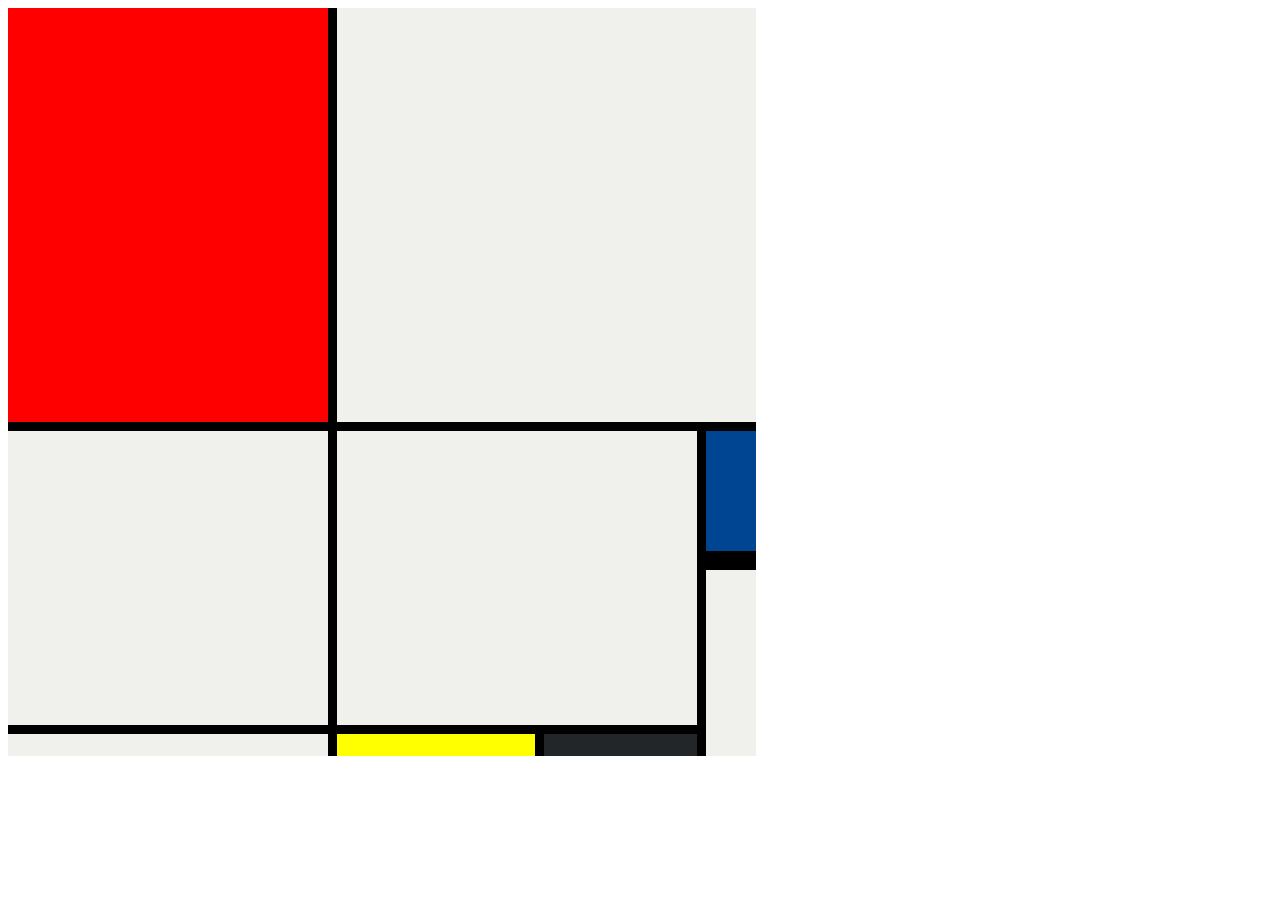
<file: mondorian-tab/10.3 Mondrian Project/index.html>
<!DOCTYPE html>
<html lang="en">

<head>
  <meta charset="UTF-8">
  <meta name="viewport" content="width=device-width, initial-scale=1.0">
  <title>Mondrian Project</title>
  <style>
    /* 
    Write your CSS here 
    Gap Colour: #000
    White: #F0F1EC
    Red: #E72F24
    Black: #232629
    Blue: #004592
    Yellow: #F9D01E

    For dimensions, see dimensions.png image.
    HINT: Remember you can't change the properties of grid lines.
    But grid lines are transparent!
    */

    .container {
      display: grid;
      height: 748px;
      width: 748px;
      grid-template-columns: 320px 198px 153px 50px;
      grid-template-rows: 414px 130px 155px 22px;
      gap: 9px;
      background-color: black;
    }

    .red {
      background-color: red;
    }

    .sp {
      background-color: #F0F1EC;
    }

    .first {
      grid-column: span 3;
    }

    .sec {
      grid-row: span 2;
    }

    .thrd {
      grid-column: span 2;
      grid-row: span 2 ;
    }

    .blue {
      background-color: #004592;
      border-bottom: 10px solid black;
    }

    .frth {
      grid-row: span 2;
    }

    .yellow {
      background-color: yellow;
    }

    .black {
      background-color: #232629;
    }

  </style>
</head>

<body>
  <div class="container">
    <div class="sq red"></div>
    <div class="sp first"></div>
    <div class="sp sec"></div>
    <div class="sp thrd"></div>
    <div class="blue"></div>
    <div class="sp frth"></div>
    <div class="sp ffth"></div>
    <div class="yellow"></div>
    <div class="black"></div>
  </div>
</body>

</html>
</file>
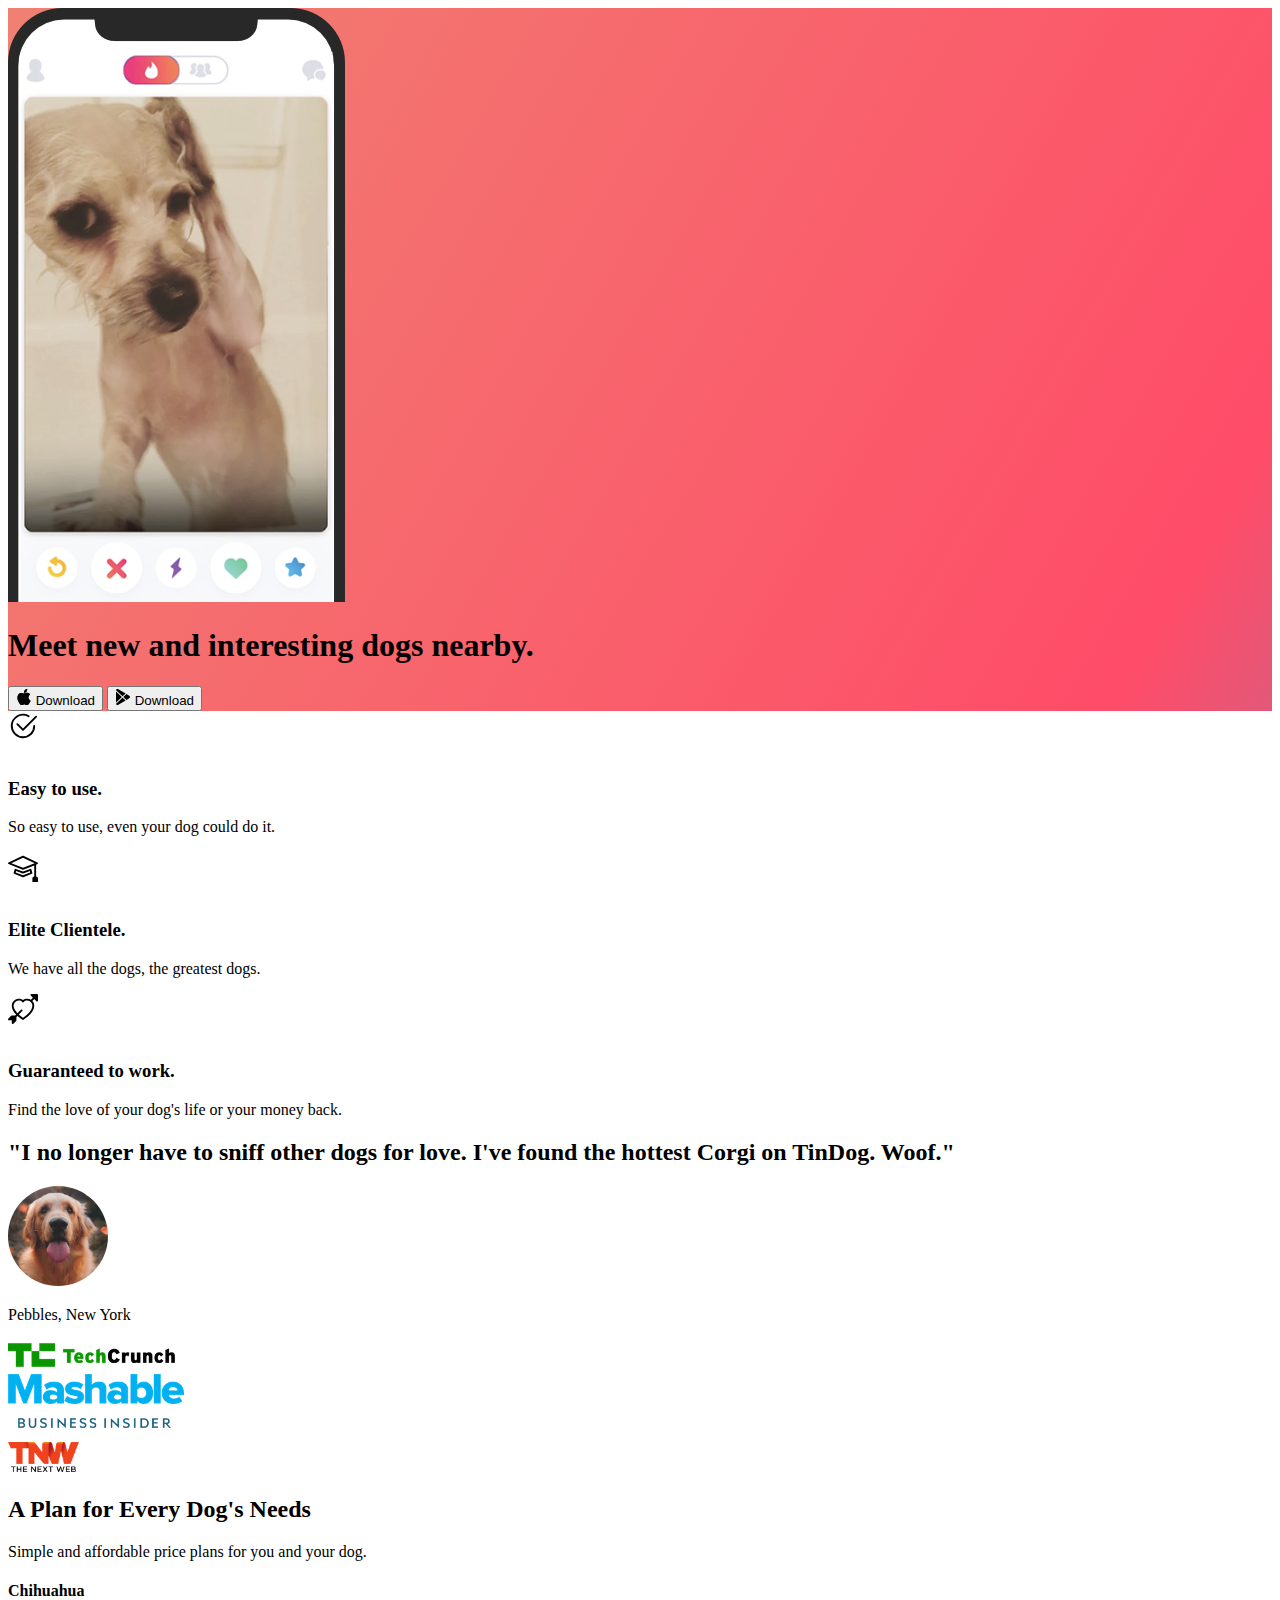
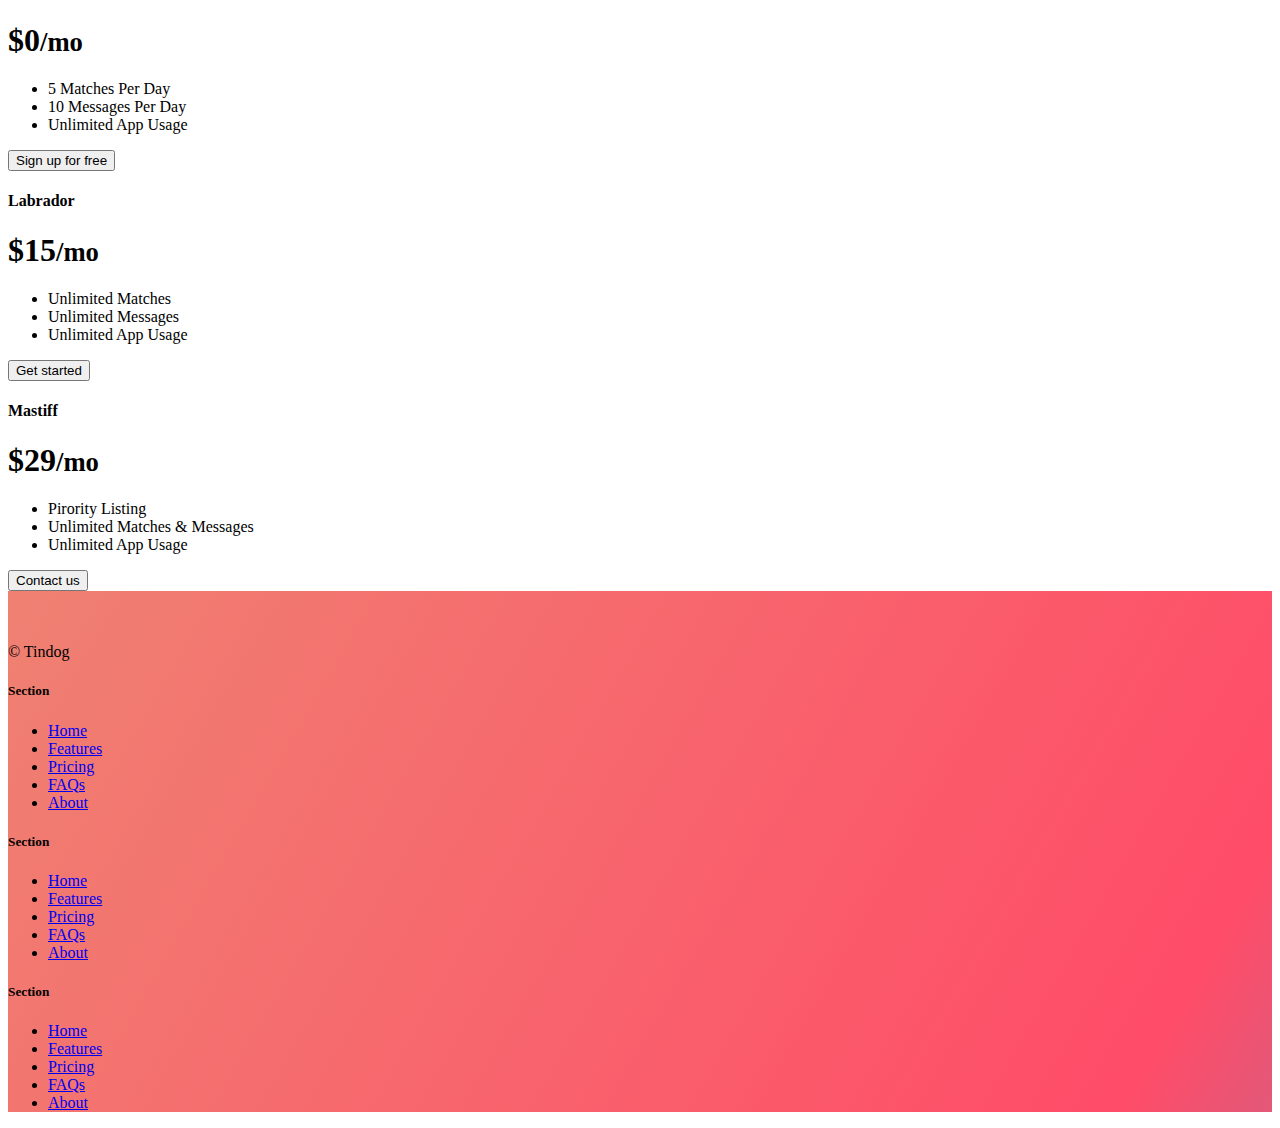
<file: tindog-tab/11.3 TinDog Project/index.html>
<!DOCTYPE html>
<html lang="en">

<head>
  <meta charset="UTF-8">
  <meta name="viewport" content="width=device-width, initial-scale=1.0">
  <link rel="stylesheet" href="css/style.css">
  <link href="https://cdn.jsdelivr.net/npm/bootstrap@5.3.2/dist/css/bootstrap.min.css" 
  rel="stylesheet" integrity="sha384-T3c6CoIi6uLrA9TneNEoa7RxnatzjcDSCmG1MXxSR1GAsXEV/Dwwykc2MPK8M2HN" crossorigin="anonymous">
  <title>TinDog</title>
  <style>
    .testimonials *{
      justify-content: center;
      display: block;
      text-align: center;
    }
  </style>
</head>

<body>

    <!-- Title -->
    <section id="title" class="gradient-background">
      <div class="container col-xxl-8 px-4 pt-5">
        <div class="row flex-lg-row-reverse align-items-center g-5 pt-5">
          <div class="col-10 col-sm-8 col-lg-6">
            <img src="images/iphone.png" class="d-block mx-lg-auto img-fluid" alt="Bootstrap Themes" width="337" height="594" loading="lazy" id="dogiphone">
          </div>
          <div class="col-lg-6">
            <h1 class="display-5 fw-bold text-body-emphasis lh-1 mb-3">Meet new and interesting dogs nearby.</h1>
            <div class="d-grid gap-2 d-md-flex justify-content-md-start">
              <button type="button" class="btn btn-light btn-lg px-4 me-md-2">
                <svg xmlns="http://www.w3.org/2000/svg" width="16" height="16" fill="currentColor"
                class="bi bi-apple mb-1" viewBox="0 0 16 16">
<path
                  d="M11.182.008C11.148-.03 9.923.023 8.857 1.18c-1.066 1.156-.902 2.482-.878 2.516.024.034 1.52.087 2.475-1.258.955-1.345.762-2.391.728-2.43Zm3.314 11.733c-.048-.096-2.325-1.234-2.113-3.422.212-2.189 1.675-2.789 1.698-2.854.023-.065-.597-.79-1.254-1.157a3.692 3.692 0 0 0-1.563-.434c-.108-.003-.483-.095-1.254.116-.508.139-1.653.589-1.968.607-.316.018-1.256-.522-2.267-.665-.647-.125-1.333.131-1.824.328-.49.196-1.422.754-2.074 2.237-.652 1.482-.311 3.83-.067 4.56.244.729.625 1.924 1.273 2.796.576.984 1.34 1.667 1.659 1.899.319.232 1.219.386 1.843.067.502-.308 1.408-.485 1.766-.472.357.013 1.061.154 1.782.539.571.197 1.111.115 1.652-.105.541-.221 1.324-1.059 2.238-2.758.347-.79.505-1.217.473-1.282Z" />
<path
                  d="M11.182.008C11.148-.03 9.923.023 8.857 1.18c-1.066 1.156-.902 2.482-.878 2.516.024.034 1.52.087 2.475-1.258.955-1.345.762-2.391.728-2.43Zm3.314 11.733c-.048-.096-2.325-1.234-2.113-3.422.212-2.189 1.675-2.789 1.698-2.854.023-.065-.597-.79-1.254-1.157a3.692 3.692 0 0 0-1.563-.434c-.108-.003-.483-.095-1.254.116-.508.139-1.653.589-1.968.607-.316.018-1.256-.522-2.267-.665-.647-.125-1.333.131-1.824.328-.49.196-1.422.754-2.074 2.237-.652 1.482-.311 3.83-.067 4.56.244.729.625 1.924 1.273 2.796.576.984 1.34 1.667 1.659 1.899.319.232 1.219.386 1.843.067.502-.308 1.408-.485 1.766-.472.357.013 1.061.154 1.782.539.571.197 1.111.115 1.652-.105.541-.221 1.324-1.059 2.238-2.758.347-.79.505-1.217.473-1.282Z" />
                </svg> Download</button>
              <button type="button" class="btn btn-outline-light btn-lg px-4">
                <svg xmlns="http://www.w3.org/2000/svg" width="16" height="16" fill="currentColor"
                class="bi bi-google-play mb-1" viewBox="0 0 16 16">
                <path
                  d="M14.222 9.374c1.037-.61 1.037-2.137 0-2.748L11.528 5.04 8.32 8l3.207 2.96 2.694-1.586Zm-3.595 2.116L7.583 8.68 1.03 14.73c.201 1.029 1.36 1.61 2.303 1.055l7.294-4.295ZM1 13.396V2.603L6.846 8 1 13.396ZM1.03 1.27l6.553 6.05 3.044-2.81L3.333.215C2.39-.341 1.231.24 1.03 1.27Z" />
                </svg> Download</button>
            </div>
          </div>
        </div>
      </div>
    </section>

    <!-- Features -->
    <section id="features">
      <div class="container px-4 py-5" id="hanging-icons">
        <div class="row g-4 py-5 row-cols-1 row-cols-lg-3">
          <div class="col d-flex align-items-start">
            <div class="icon-square text-body-emphasis bg-body-secondary d-inline-flex align-items-center justify-content-center fs-4 flex-shrink-0 me-3">
              <svg xmlns="http://www.w3.org/2000/svg" height="30" fill="currentColor" class="bi bi-check2-circle"
              viewBox="0 0 16 16">
<path
                d="M2.5 8a5.5 5.5 0 0 1 8.25-4.764.5.5 0 0 0 .5-.866A6.5 6.5 0 1 0 14.5 8a.5.5 0 0 0-1 0 5.5 5.5 0 1 1-11 0z" />
<path
                d="M15.354 3.354a.5.5 0 0 0-.708-.708L8 9.293 5.354 6.646a.5.5 0 1 0-.708.708l3 3a.5.5 0 0 0 .708 0l7-7z" />
              </svg>
            </div>
            <div>
              <h3 class="fs-2 text-body-emphasis">Easy to use.</h3>
              <p>So easy to use, even your dog could do it.</p>
            </div>
          </div>
          <div class="col d-flex align-items-start">
            <div class="icon-square text-body-emphasis bg-body-secondary d-inline-flex align-items-center justify-content-center fs-4 flex-shrink-0 me-3">
              <svg xmlns="http://www.w3.org/2000/svg" height="30" fill="currentColor" class="bi bi-mortarboard" viewBox="0 0 16 16">
                <path d="M8.211 2.047a.5.5 0 0 0-.422 0l-7.5 3.5a.5.5 0 0 0 .025.917l7.5 3a.5.5 0 0 0 .372 0L14 7.14V13a1 1 0 0 0-1 1v2h3v-2a1 1 0 0 0-1-1V6.739l.686-.275a.5.5 0 0 0 .025-.917l-7.5-3.5ZM8 8.46 1.758 5.965 8 3.052l6.242 2.913L8 8.46Z"/>
                <path d="M4.176 9.032a.5.5 0 0 0-.656.327l-.5 1.7a.5.5 0 0 0 .294.605l4.5 1.8a.5.5 0 0 0 .372 0l4.5-1.8a.5.5 0 0 0 .294-.605l-.5-1.7a.5.5 0 0 0-.656-.327L8 10.466 4.176 9.032Zm-.068 1.873.22-.748 3.496 1.311a.5.5 0 0 0 .352 0l3.496-1.311.22.748L8 12.46l-3.892-1.556Z"/>
                </svg>
            </div>
            <div>
              <h3 class="fs-2 text-body-emphasis">Elite Clientele.</h3>
              <p>We have all the dogs, the greatest dogs.</p>
            </div>
          </div>
          <div class="col d-flex align-items-start">
            <div class="icon-square text-body-emphasis bg-body-secondary d-inline-flex align-items-center justify-content-center fs-4 flex-shrink-0 me-3">
              <svg xmlns="http://www.w3.org/2000/svg" height="30" fill="currentColor" class="bi bi-arrow-through-heart"
              viewBox="0 0 16 16">
<path fill-rule="evenodd"
                d="M2.854 15.854A.5.5 0 0 1 2 15.5V14H.5a.5.5 0 0 1-.354-.854l1.5-1.5A.5.5 0 0 1 2 11.5h1.793l.53-.53c-.771-.802-1.328-1.58-1.704-2.32-.798-1.575-.775-2.996-.213-4.092C3.426 2.565 6.18 1.809 8 3.233c1.25-.98 2.944-.928 4.212-.152L13.292 2 12.147.854A.5.5 0 0 1 12.5 0h3a.5.5 0 0 1 .5.5v3a.5.5 0 0 1-.854.354L14 2.707l-1.006 1.006c.236.248.44.531.6.845.562 1.096.585 2.517-.213 4.092-.793 1.563-2.395 3.288-5.105 5.08L8 13.912l-.276-.182a21.86 21.86 0 0 1-2.685-2.062l-.539.54V14a.5.5 0 0 1-.146.354l-1.5 1.5Zm2.893-4.894A20.419 20.419 0 0 0 8 12.71c2.456-1.666 3.827-3.207 4.489-4.512.679-1.34.607-2.42.215-3.185-.817-1.595-3.087-2.054-4.346-.761L8 4.62l-.358-.368c-1.259-1.293-3.53-.834-4.346.761-.392.766-.464 1.845.215 3.185.323.636.815 1.33 1.519 2.065l1.866-1.867a.5.5 0 1 1 .708.708L5.747 10.96Z" /></svg>
            </div>
            <div>
              <h3 class="fs-2 text-body-emphasis">Guaranteed to work.</h3>
              <p>Find the love of your dog's life or your money back.</p>
            </div>
          </div>
        </div>
      </div>
    </section>

    <!-- Testimonial -->
    <section id="testimonial">
      <div class="my-5">
        <div class="p-5 text-center bg-body-tertiary">
          <div class="container py-5">
            <h2 class="text-body-emphasis">"I no longer have to sniff other dogs for love. I've found the hottest Corgi on TinDog. Woof."</h2>
            <img src="images/dog-img.jpg" alt="dog" height="100px" class="profile-img mt-5 mb-2">
            <p class="col-lg-8 mx-auto lead">
              Pebbles, New York</p>
          </div>
          <div class="container">
            <div class="row">
              <div class="col-lg-3 col-sm-12">
                <img src="images/techcrunch.png" height="30px" alt="">
              </div>
              <div class="col-lg-3 col-sm-12">
                <img src="images/mashable.png" height="30px" alt="">
              </div>
              <div class="col-lg-3 col-sm-12">
                <img src="images/bizinsider.png" height="30px" alt="">
              </div>
              <div class="col-lg-3 col-sm-12">
                <img src="images/tnw.png" height="30px" alt="">
              </div>
            </div>
          </div>
        </div>
      </div>
    </section>
    <!-- Pricing -->
    <section id="pricing">
      <div class="container py-3">
        <header>
          <div class="pricing-header p-3 pb-md-4 mx-auto text-center">
            <h2 class="display-4 fw-normal text-body-emphasis">A Plan for Every Dog's Needs</h2>
            <p class="fs-5 text-body-secondary">Simple and affordable price plans for you and your dog.</p>
          </div>
        </header>
      
        <main>
          <div class="row row-cols-1 row-cols-md-3 mb-4 text-center">
            <div class="col">
              <div class="card mb-4 rounded-3 shadow-sm">
                <div class="card-header py-3">
                  <h4 class="my-0 fw-normal">Chihuahua</h4>
                </div>
                <div class="card-body">
                  <h1 class="card-title pricing-card-title">$0<small class="text-body-secondary fw-light">/mo</small></h1>
                  <ul class="list-unstyled mt-3 mb-4">
                    <li>5 Matches Per Day</li>
                    <li>10 Messages Per Day</li>
                    <li>Unlimited App Usage</li>
                  </ul>
                  <button type="button" class="w-100 btn btn-lg btn-outline-dark">Sign up for free</button>
                </div>
              </div>
            </div>
            <div class="col">
              <div class="card mb-4 rounded-3 shadow-sm">
                <div class="card-header py-3">
                  <h4 class="my-0 fw-normal">Labrador</h4>
                </div>
                <div class="card-body">
                  <h1 class="card-title pricing-card-title">$15<small class="text-body-secondary fw-light">/mo</small></h1>
                  <ul class="list-unstyled mt-3 mb-4">
                    <li>Unlimited Matches</li>
                    <li>Unlimited Messages</li>
                    <li>Unlimited App Usage</li>
                  </ul>
                  <button type="button" class="w-100 btn btn-lg btn-dark">Get started</button>
                </div>
              </div>
            </div>
            <div class="col">
              <div class="card mb-4 rounded-3 shadow-sm border-dark">
                <div class="card-header py-3 text-bg-dark border-dark">
                  <h4 class="my-0 fw-normal">Mastiff</h4>
                </div>
                <div class="card-body">
                  <h1 class="card-title pricing-card-title">$29<small class="text-body-secondary fw-light">/mo</small></h1>
                  <ul class="list-unstyled mt-3 mb-4">
                    <li>Pirority Listing</li>
                    <li>Unlimited Matches & Messages</li>
                    <li>Unlimited App Usage</li>
                  </ul>
                  <button type="button" class="w-100 btn btn-lg btn-dark">Contact us</button>
                </div>
              </div>
            </div>
          </div>
        </main>
      
        
      </div>
    </section>
    
    <!-- Footer -->
    <section id="footer" class="gradient-background">
      <div class="container">
        <footer class="row row-cols-1 row-cols-sm-2 row-cols-md-5 py-5">
          <div class="col mb-3">
            <a href="/" class="d-flex align-items-center mb-3 link-body-emphasis text-decoration-none">
              <svg class="bi me-2" width="40" height="32"><use xlink:href="#bootstrap"></use></svg>
            </a>
            <p class="text-body-secondary">© Tindog</p>
          </div>
      
          <div class="col mb-3">
      
          </div>
      
          <div class="col mb-3">
            <h5>Section</h5>
            <ul class="nav flex-column">
              <li class="nav-item mb-2"><a href="#" class="nav-link p-0 text-body-secondary">Home</a></li>
              <li class="nav-item mb-2"><a href="#" class="nav-link p-0 text-body-secondary">Features</a></li>
              <li class="nav-item mb-2"><a href="#" class="nav-link p-0 text-body-secondary">Pricing</a></li>
              <li class="nav-item mb-2"><a href="#" class="nav-link p-0 text-body-secondary">FAQs</a></li>
              <li class="nav-item mb-2"><a href="#" class="nav-link p-0 text-body-secondary">About</a></li>
            </ul>
          </div>
      
          <div class="col mb-3">
            <h5>Section</h5>
            <ul class="nav flex-column">
              <li class="nav-item mb-2"><a href="#" class="nav-link p-0 text-body-secondary">Home</a></li>
              <li class="nav-item mb-2"><a href="#" class="nav-link p-0 text-body-secondary">Features</a></li>
              <li class="nav-item mb-2"><a href="#" class="nav-link p-0 text-body-secondary">Pricing</a></li>
              <li class="nav-item mb-2"><a href="#" class="nav-link p-0 text-body-secondary">FAQs</a></li>
              <li class="nav-item mb-2"><a href="#" class="nav-link p-0 text-body-secondary">About</a></li>
            </ul>
          </div>
      
          <div class="col mb-3">
            <h5>Section</h5>
            <ul class="nav flex-column">
              <li class="nav-item mb-2"><a href="#" class="nav-link p-0 text-body-secondary">Home</a></li>
              <li class="nav-item mb-2"><a href="#" class="nav-link p-0 text-body-secondary">Features</a></li>
              <li class="nav-item mb-2"><a href="#" class="nav-link p-0 text-body-secondary">Pricing</a></li>
              <li class="nav-item mb-2"><a href="#" class="nav-link p-0 text-body-secondary">FAQs</a></li>
              <li class="nav-item mb-2"><a href="#" class="nav-link p-0 text-body-secondary">About</a></li>
            </ul>
          </div>
        </footer>
      </div>
    </section>

<script src="https://cdn.jsdelivr.net/npm/bootstrap@5.3.2/dist/js/bootstrap.bundle.min.js" integrity="sha384-C6RzsynM9kWDrMNeT87bh95OGNyZPhcTNXj1NW7RuBCsyN/o0jlpcV8Qyq46cDfL" crossorigin="anonymous"></script>
</body>

</html>
</file>
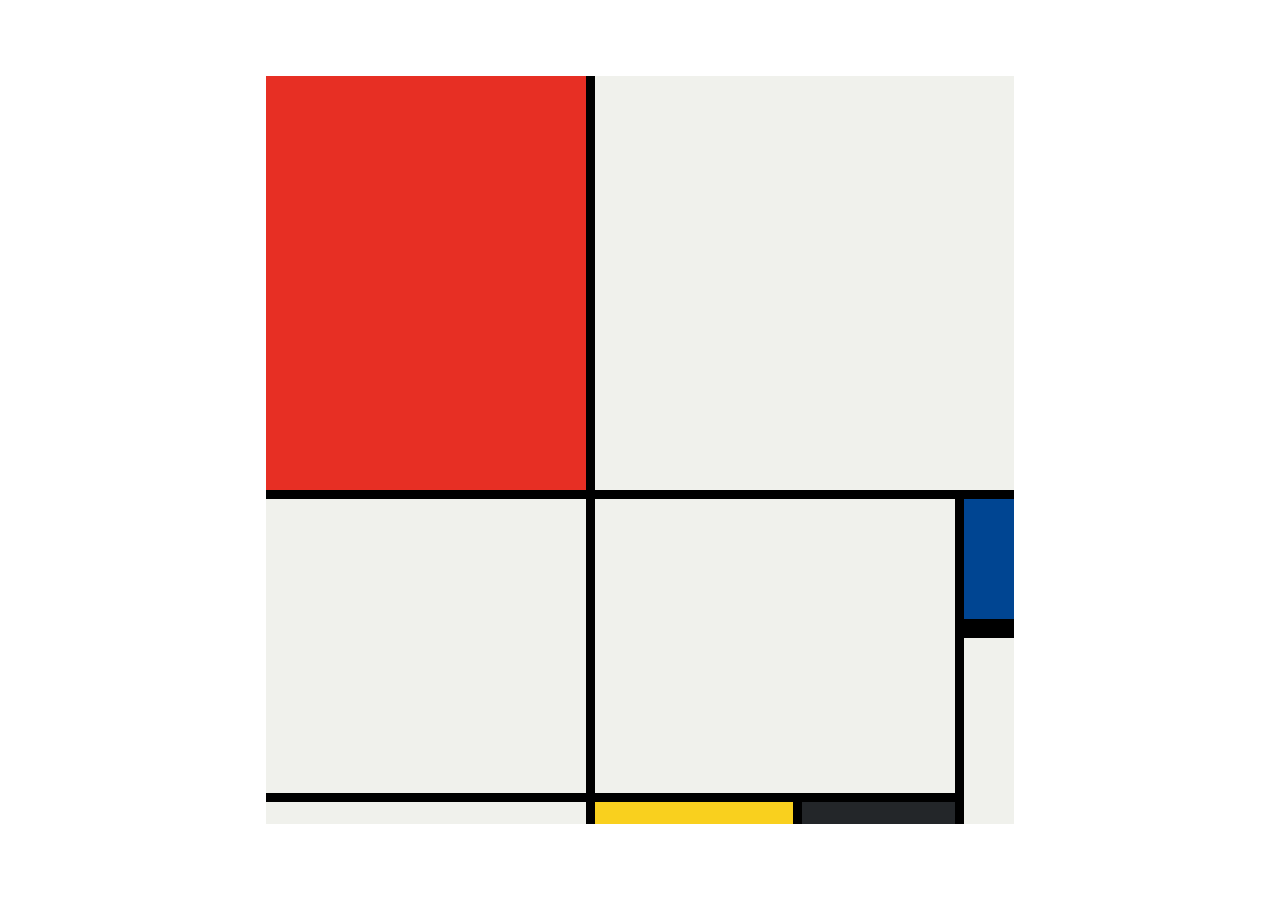
<file: mondorian-tab/10.3 Mondrian Project/solution.html>
<!DOCTYPE html>
<html lang="en">

<head>
  <meta charset="UTF-8">
  <meta name="viewport" content="width=device-width, initial-scale=1.0">
  <title>Mondrian Project</title>
  <style>
    /* 
    Write your CSS here 
    Line Colour: #000
    White: #F0F1EC
    Red: #E72F24
    Black: #232629
    Blue: #004592
    Yellow: #F9D01E
    */
    body {
      display: flex;
      justify-content: center;
      align-items: center;
      height: 100vh;
      margin: 0;
      padding: 0;
    }

    .container {
      height: 748px;
      width: 748px;
      display: grid;
      background-color: #000;
      grid-template-columns: 320px 198px 153px 50px;
      grid-template-rows: 414px 130px 155px 22px;
      gap: 9px;
    }

    .item {
      background-color: #F0F1EC;
    }

    .red {
      background-color: #E72F24;
    }

    .white1 {
      grid-column: span 3;
    }

    .white2 {
      grid-row: span 2;
    }

    .white3 {
      grid-area: 2 / 2 / 4 /4
    }

    .blue {
      background-color: #004592;
      border-bottom: 10px solid #000;
    }

    .white4 {
      grid-row: span 2;
    }

    .yellow {
      background-color: #F9D01E;
    }

    .black {
      background-color: #232629;
    }
  </style>
</head>

<body>
  <!-- Write your HTML here -->

  <div class="container">
    <div class="item red"></div>
    <div class="item white1"></div>
    <div class="item white2"></div>
    <div class="item white3"></div>

    <div class="item blue"></div>
    <div class="item white4"></div>

    <div class="item"></div>
    <div class="item yellow"></div>
    <div class="item black"></div>
  </div>
</body>

</html>
</file>
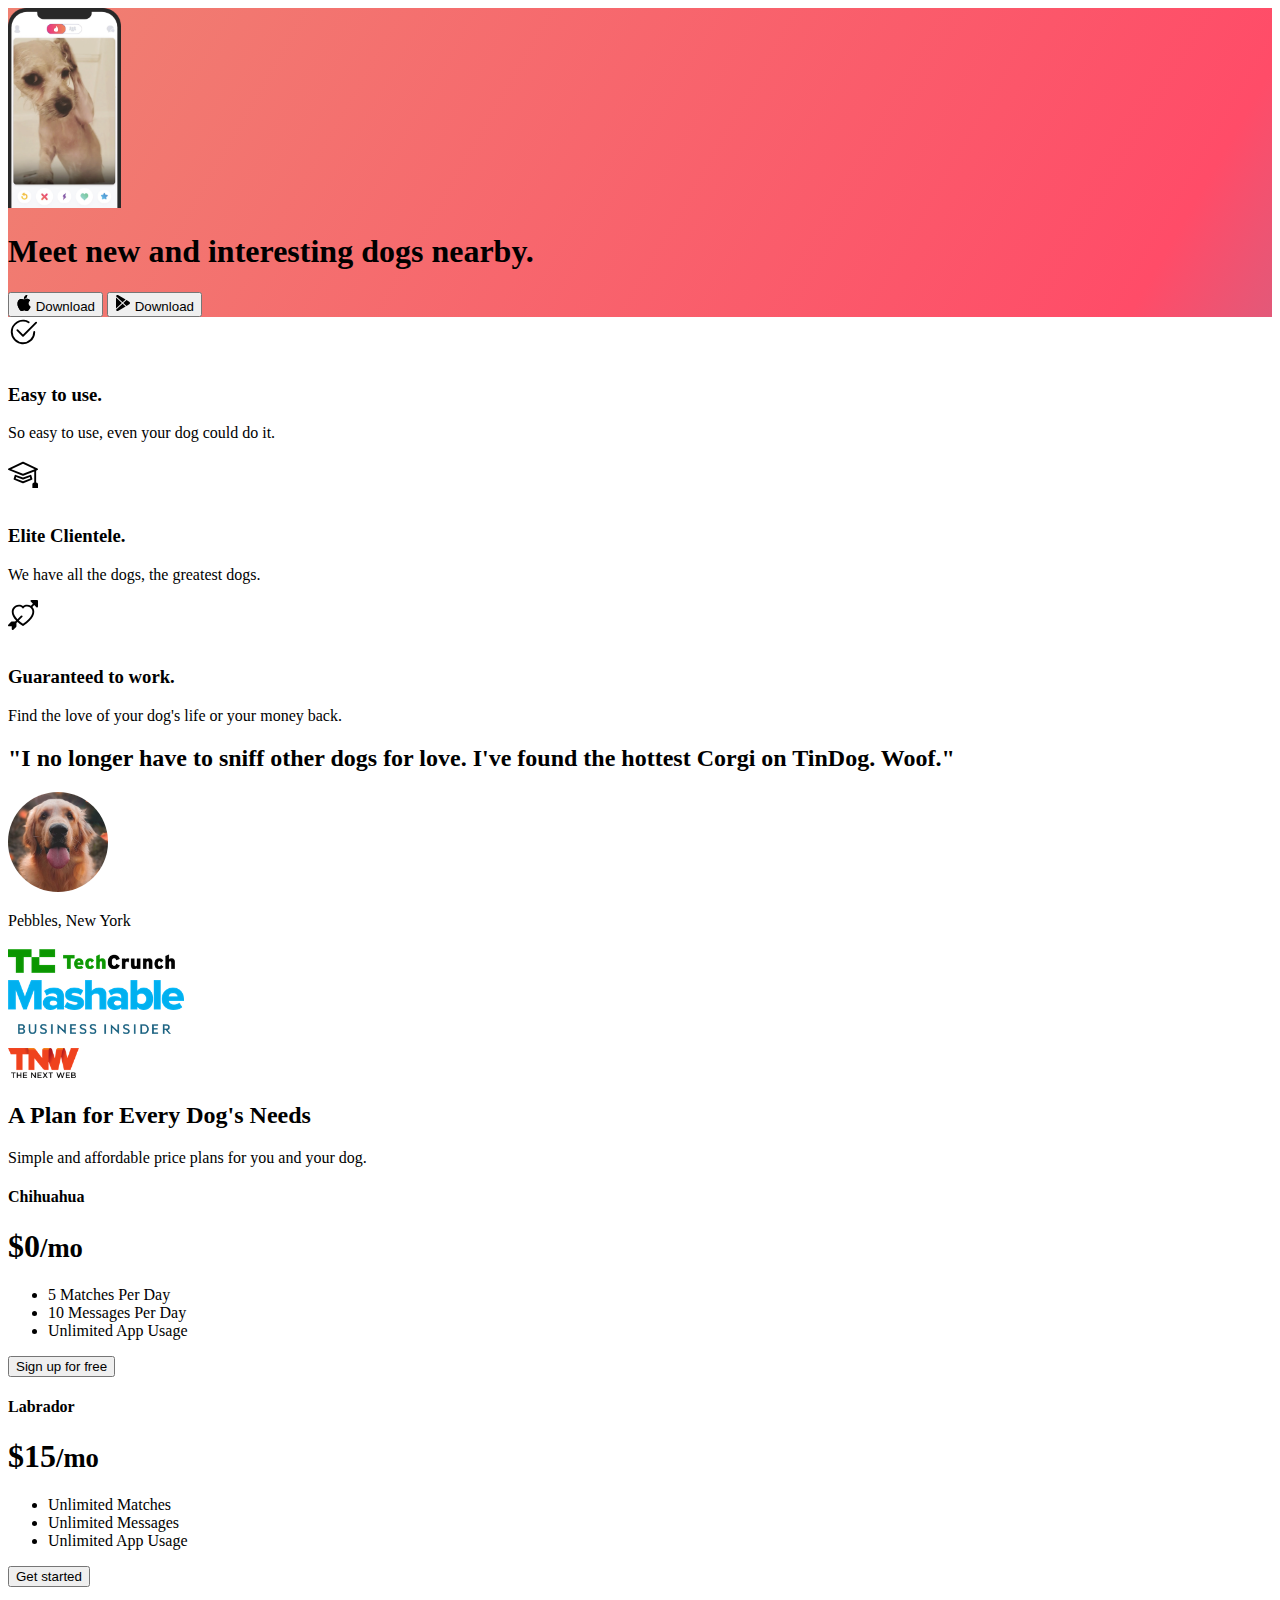
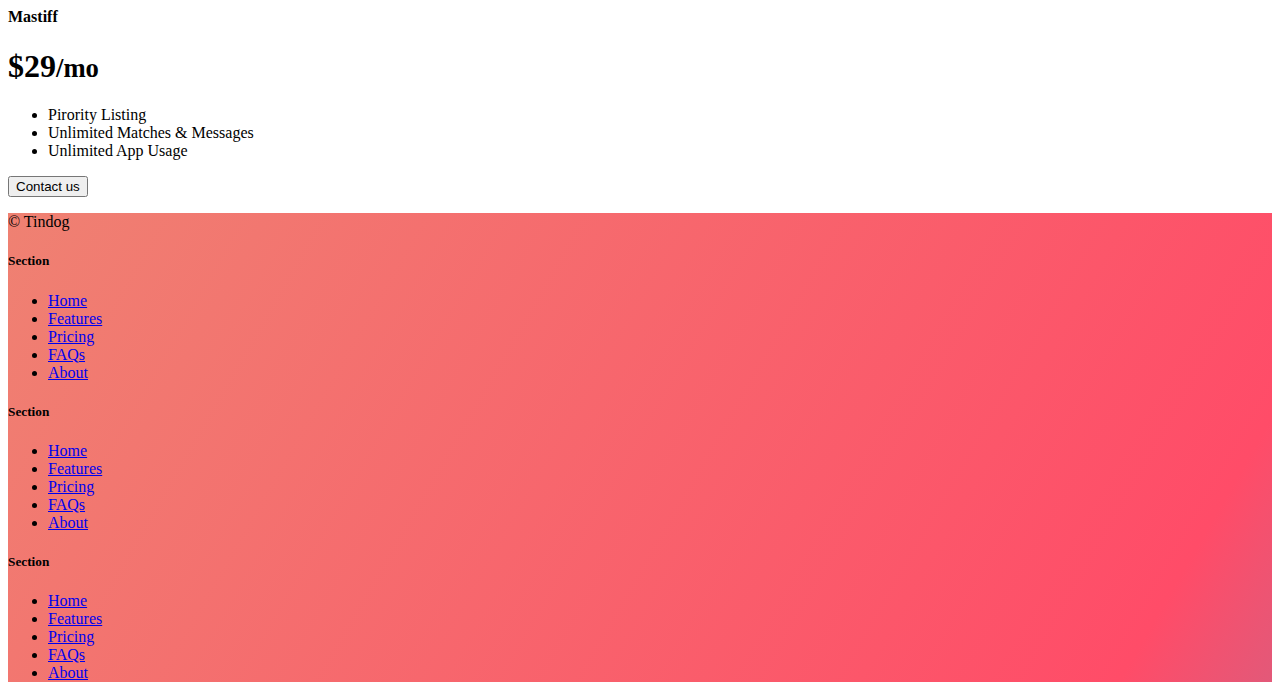
<file: tindog-tab/11.3 TinDog Project/solution.html>
<!DOCTYPE html>
<html lang="en">

<head>
  <meta charset="UTF-8">
  <meta name="viewport" content="width=device-width, initial-scale=1.0">
  <title>TinDog</title>
  <link href="https://cdn.jsdelivr.net/npm/bootstrap@5.3.0-alpha3/dist/css/bootstrap.min.css" rel="stylesheet"
    integrity="sha384-KK94CHFLLe+nY2dmCWGMq91rCGa5gtU4mk92HdvYe+M/SXH301p5ILy+dN9+nJOZ" crossorigin="anonymous">
  <link rel="stylesheet" href="./css/solution.css">
</head>

<body>


  <!-- Title -->
  <section id="title" class="gradient-background">

    <div class="container col-xxl-8 px-4 pt-5">
      <div class="row flex-lg-row-reverse align-items-center g-5 pt-5">
        <div class="col-10 col-sm-8 col-lg-6">
          <img src="./images/iphone.png" class="d-block mx-lg-auto img-fluid" alt="Bootstrap Themes" height="200"
            loading="lazy">
        </div>
        <div class="col-lg-6">
          <h1 class="display-5 fw-bold text-body-emphasis lh-1 mb-3">Meet new and interesting dogs nearby.</h1>

          <div class="d-grid gap-2 d-md-flex justify-content-md-start">
            <button type="button" class="btn btn-light btn-lg px-4 me-md-2"><svg xmlns="http://www.w3.org/2000/svg"
                width="16" height="16" fill="currentColor" class="bi bi-apple mb-1" viewBox="0 0 16 16">
                <path
                  d="M11.182.008C11.148-.03 9.923.023 8.857 1.18c-1.066 1.156-.902 2.482-.878 2.516.024.034 1.52.087 2.475-1.258.955-1.345.762-2.391.728-2.43Zm3.314 11.733c-.048-.096-2.325-1.234-2.113-3.422.212-2.189 1.675-2.789 1.698-2.854.023-.065-.597-.79-1.254-1.157a3.692 3.692 0 0 0-1.563-.434c-.108-.003-.483-.095-1.254.116-.508.139-1.653.589-1.968.607-.316.018-1.256-.522-2.267-.665-.647-.125-1.333.131-1.824.328-.49.196-1.422.754-2.074 2.237-.652 1.482-.311 3.83-.067 4.56.244.729.625 1.924 1.273 2.796.576.984 1.34 1.667 1.659 1.899.319.232 1.219.386 1.843.067.502-.308 1.408-.485 1.766-.472.357.013 1.061.154 1.782.539.571.197 1.111.115 1.652-.105.541-.221 1.324-1.059 2.238-2.758.347-.79.505-1.217.473-1.282Z" />
                <path
                  d="M11.182.008C11.148-.03 9.923.023 8.857 1.18c-1.066 1.156-.902 2.482-.878 2.516.024.034 1.52.087 2.475-1.258.955-1.345.762-2.391.728-2.43Zm3.314 11.733c-.048-.096-2.325-1.234-2.113-3.422.212-2.189 1.675-2.789 1.698-2.854.023-.065-.597-.79-1.254-1.157a3.692 3.692 0 0 0-1.563-.434c-.108-.003-.483-.095-1.254.116-.508.139-1.653.589-1.968.607-.316.018-1.256-.522-2.267-.665-.647-.125-1.333.131-1.824.328-.49.196-1.422.754-2.074 2.237-.652 1.482-.311 3.83-.067 4.56.244.729.625 1.924 1.273 2.796.576.984 1.34 1.667 1.659 1.899.319.232 1.219.386 1.843.067.502-.308 1.408-.485 1.766-.472.357.013 1.061.154 1.782.539.571.197 1.111.115 1.652-.105.541-.221 1.324-1.059 2.238-2.758.347-.79.505-1.217.473-1.282Z" />
              </svg> Download</button>
            <button type="button" class="btn btn-outline-light btn-lg px-4"><svg xmlns="http://www.w3.org/2000/svg"
                width="16" height="16" fill="currentColor" class="bi bi-google-play mb-1" viewBox="0 0 16 16">
                <path
                  d="M14.222 9.374c1.037-.61 1.037-2.137 0-2.748L11.528 5.04 8.32 8l3.207 2.96 2.694-1.586Zm-3.595 2.116L7.583 8.68 1.03 14.73c.201 1.029 1.36 1.61 2.303 1.055l7.294-4.295ZM1 13.396V2.603L6.846 8 1 13.396ZM1.03 1.27l6.553 6.05 3.044-2.81L3.333.215C2.39-.341 1.231.24 1.03 1.27Z" />
              </svg> Download</button>
          </div>
        </div>
      </div>
    </div>
  </section>
  <!-- Features -->
  <section id="features">
    <div class="container mt-5">
      <div class="row g-4 py-5 row-cols-1 row-cols-lg-3">
        <div class="col d-flex align-items-start">
          <div
            class="icon-square text-body-emphasis bg-body-secondary d-inline-flex align-items-center justify-content-center fs-4 flex-shrink-0 me-3">
            <svg xmlns="http://www.w3.org/2000/svg" height="30" fill="currentColor" class="bi bi-check2-circle"
              viewBox="0 0 16 16">
              <path
                d="M2.5 8a5.5 5.5 0 0 1 8.25-4.764.5.5 0 0 0 .5-.866A6.5 6.5 0 1 0 14.5 8a.5.5 0 0 0-1 0 5.5 5.5 0 1 1-11 0z" />
              <path
                d="M15.354 3.354a.5.5 0 0 0-.708-.708L8 9.293 5.354 6.646a.5.5 0 1 0-.708.708l3 3a.5.5 0 0 0 .708 0l7-7z" />
            </svg>
          </div>
          <div>
            <h3 class="fs-2">Easy to use.</h3>
            <p>So easy to use, even your dog could do it.</p>

          </div>
        </div>
        <div class="col d-flex align-items-start">
          <div
            class="icon-square text-body-emphasis bg-body-secondary d-inline-flex align-items-center justify-content-center fs-4 flex-shrink-0 me-3">
            <svg xmlns="http://www.w3.org/2000/svg" height="30" fill="currentColor" class="bi bi-mortarboard"
              viewBox="0 0 16 16">
              <path
                d="M8.211 2.047a.5.5 0 0 0-.422 0l-7.5 3.5a.5.5 0 0 0 .025.917l7.5 3a.5.5 0 0 0 .372 0L14 7.14V13a1 1 0 0 0-1 1v2h3v-2a1 1 0 0 0-1-1V6.739l.686-.275a.5.5 0 0 0 .025-.917l-7.5-3.5ZM8 8.46 1.758 5.965 8 3.052l6.242 2.913L8 8.46Z" />
              <path
                d="M4.176 9.032a.5.5 0 0 0-.656.327l-.5 1.7a.5.5 0 0 0 .294.605l4.5 1.8a.5.5 0 0 0 .372 0l4.5-1.8a.5.5 0 0 0 .294-.605l-.5-1.7a.5.5 0 0 0-.656-.327L8 10.466 4.176 9.032Zm-.068 1.873.22-.748 3.496 1.311a.5.5 0 0 0 .352 0l3.496-1.311.22.748L8 12.46l-3.892-1.556Z" />
            </svg>
          </div>
          <div>
            <h3 class="fs-2">Elite Clientele.</h3>
            <p>We have all the dogs, the greatest dogs.</p>

          </div>
        </div>
        <div class="col d-flex align-items-start">
          <div
            class="icon-square text-body-emphasis bg-body-secondary d-inline-flex align-items-center justify-content-center fs-4 flex-shrink-0 me-3">
            <svg xmlns="http://www.w3.org/2000/svg" height="30" fill="currentColor" class="bi bi-arrow-through-heart"
              viewBox="0 0 16 16">
              <path fill-rule="evenodd"
                d="M2.854 15.854A.5.5 0 0 1 2 15.5V14H.5a.5.5 0 0 1-.354-.854l1.5-1.5A.5.5 0 0 1 2 11.5h1.793l.53-.53c-.771-.802-1.328-1.58-1.704-2.32-.798-1.575-.775-2.996-.213-4.092C3.426 2.565 6.18 1.809 8 3.233c1.25-.98 2.944-.928 4.212-.152L13.292 2 12.147.854A.5.5 0 0 1 12.5 0h3a.5.5 0 0 1 .5.5v3a.5.5 0 0 1-.854.354L14 2.707l-1.006 1.006c.236.248.44.531.6.845.562 1.096.585 2.517-.213 4.092-.793 1.563-2.395 3.288-5.105 5.08L8 13.912l-.276-.182a21.86 21.86 0 0 1-2.685-2.062l-.539.54V14a.5.5 0 0 1-.146.354l-1.5 1.5Zm2.893-4.894A20.419 20.419 0 0 0 8 12.71c2.456-1.666 3.827-3.207 4.489-4.512.679-1.34.607-2.42.215-3.185-.817-1.595-3.087-2.054-4.346-.761L8 4.62l-.358-.368c-1.259-1.293-3.53-.834-4.346.761-.392.766-.464 1.845.215 3.185.323.636.815 1.33 1.519 2.065l1.866-1.867a.5.5 0 1 1 .708.708L5.747 10.96Z" />
            </svg>
          </div>
          <div>
            <h3 class="fs-2">Guaranteed to work.</h3>
            <p>Find the love of your dog's life or your money back.</p>

          </div>
        </div>
      </div>
    </div>
  </section>
  <!-- Testimonial -->
  <section id="testimonial">
    <div class="my-5">
      <div class="p-5 text-center bg-body-tertiary">
        <div class="container py-5">
          <h2 class="text-body-emphasis">"I no longer have to sniff other dogs for love. I've found the hottest Corgi on
            TinDog. Woof."</h2>
          <img class="profile-img mt-5" src="./images/dog-img.jpg" alt="dog image">
          <p class="col-lg-8 mx-auto lead mt-2">
            Pebbles, New York
          </p>
        </div>

        <div class="container">
          <div class="row">
            <div class="col-lg-3 col-sm-12">
              <img src="./images/techcrunch.png" alt="techcrunch" height="30">
            </div>
            <div class="col-lg-3 col-sm-12">
              <img src="./images/mashable.png" alt="mashable" height="30">
            </div>
            <div class="col-lg-3 col-sm-12">
              <img src="./images/bizinsider.png" alt="bizinsider" height="30">
            </div>
            <div class="col-lg-3 col-sm-12">
              <img src="./images/tnw.png" alt="tnw" height="30">
            </div>
          </div>
        </div>
      </div>
    </div>
  </section>
  <!-- Pricing -->
  <section id="pricing">
    <div class="container">
      <div class="pricing-header p-3 pb-md-4 mx-auto text-center">
        <h2 class="display-4 fw-normal">A Plan for Every Dog's Needs</h2>
        <p class="fs-5 text-body-secondary">Simple and affordable price plans for you and your dog.
      </div>
      <div class="row row-cols-1 row-cols-md-3 mb-3 text-center">
        <div class="col">
          <div class="card mb-4 rounded-3 shadow-sm">
            <div class="card-header py-3">
              <h4 class="my-0 fw-normal">Chihuahua</h4>
            </div>
            <div class="card-body">
              <h1 class="card-title pricing-card-title">$0<small class="text-body-secondary fw-light">/mo</small></h1>
              <ul class="list-unstyled mt-3 mb-4">
                <li>5 Matches Per Day</li>
                <li>10 Messages Per Day</li>
                <li>Unlimited App Usage</li>
              </ul>
              <button type="button" class="w-100 btn btn-lg btn-outline-dark">Sign up for free</button>
            </div>
          </div>
        </div>
        <div class="col">
          <div class="card mb-4 rounded-3 shadow-sm">
            <div class="card-header py-3">
              <h4 class="my-0 fw-normal">Labrador</h4>
            </div>
            <div class="card-body">
              <h1 class="card-title pricing-card-title">$15<small class="text-body-secondary fw-light">/mo</small></h1>
              <ul class="list-unstyled mt-3 mb-4">
                <li>Unlimited Matches</li>
                <li>Unlimited Messages</li>
                <li>Unlimited App Usage</li>
              </ul>
              <button type="button" class="w-100 btn btn-lg btn-dark">Get started</button>
            </div>
          </div>
        </div>
        <div class="col">
          <div class="card mb-4 rounded-3 shadow-sm border-dark">
            <div class="card-header py-3 text-bg-dark border-dark">
              <h4 class="my-0 fw-normal">Mastiff</h4>
            </div>
            <div class="card-body">
              <h1 class="card-title pricing-card-title">$29<small class="text-body-secondary fw-light">/mo</small></h1>
              <ul class="list-unstyled mt-3 mb-4">
                <li>Pirority Listing</li>
                <li>Unlimited Matches & Messages</li>
                <li>Unlimited App Usage</li>
              </ul>
              <button type="button" class="w-100 btn btn-lg btn-dark">Contact us</button>
            </div>
          </div>
        </div>
      </div>
    </div>
  </section>
  <!-- Footer -->
  <section id="contact" class="gradient-background">
    <div class="container ">
      <footer class="row row-cols-1 row-cols-sm-2 row-cols-md-5 py-5 mt-5 border-top">
        <div class="col mb-3">

          <p class="text-body-secondary">© Tindog</p>
        </div>

        <div class="col mb-3">

        </div>

        <div class="col mb-3">
          <h5>Section</h5>
          <ul class="nav flex-column">
            <li class="nav-item mb-2"><a href="#" class="nav-link p-0 text-body-secondary">Home</a></li>
            <li class="nav-item mb-2"><a href="#" class="nav-link p-0 text-body-secondary">Features</a></li>
            <li class="nav-item mb-2"><a href="#" class="nav-link p-0 text-body-secondary">Pricing</a></li>
            <li class="nav-item mb-2"><a href="#" class="nav-link p-0 text-body-secondary">FAQs</a></li>
            <li class="nav-item mb-2"><a href="#" class="nav-link p-0 text-body-secondary">About</a></li>
          </ul>
        </div>

        <div class="col mb-3">
          <h5>Section</h5>
          <ul class="nav flex-column">
            <li class="nav-item mb-2"><a href="#" class="nav-link p-0 text-body-secondary">Home</a></li>
            <li class="nav-item mb-2"><a href="#" class="nav-link p-0 text-body-secondary">Features</a></li>
            <li class="nav-item mb-2"><a href="#" class="nav-link p-0 text-body-secondary">Pricing</a></li>
            <li class="nav-item mb-2"><a href="#" class="nav-link p-0 text-body-secondary">FAQs</a></li>
            <li class="nav-item mb-2"><a href="#" class="nav-link p-0 text-body-secondary">About</a></li>
          </ul>
        </div>

        <div class="col mb-3">
          <h5>Section</h5>
          <ul class="nav flex-column">
            <li class="nav-item mb-2"><a href="#" class="nav-link p-0 text-body-secondary">Home</a></li>
            <li class="nav-item mb-2"><a href="#" class="nav-link p-0 text-body-secondary">Features</a></li>
            <li class="nav-item mb-2"><a href="#" class="nav-link p-0 text-body-secondary">Pricing</a></li>
            <li class="nav-item mb-2"><a href="#" class="nav-link p-0 text-body-secondary">FAQs</a></li>
            <li class="nav-item mb-2"><a href="#" class="nav-link p-0 text-body-secondary">About</a></li>
          </ul>
        </div>
      </footer>
    </div>
  </section>
</body>

</html>
</file>
<file: tindog-tab/11.3 TinDog Project/css/style.css>
.gradient-background {
  background: linear-gradient(300deg, #00bfff, #ff4c68, #ef8172);
  background-size: 180% 180%;
  animation: gradient-animation 18s ease infinite;
}

@keyframes gradient-animation {
  0% {
    background-position: 0% 50%;
  }
  50% {
    background-position: 100% 50%;
  }
  100% {
    background-position: 0% 50%;
  }
}

.icon-square {
  width: 3rem;
  height: 3rem;
  border-radius: 0.75rem;
}

.profile-img {
  height: 100px;
  border-radius: 50%;
}
</file>
<file: tindog-tab/11.3 TinDog Project/css/solution.css>
.gradient-background {
  background: linear-gradient(300deg, #00bfff, #ff4c68, #ef8172);
  background-size: 180% 180%;
  animation: gradient-animation 18s ease infinite;
}

@keyframes gradient-animation {
  0% {
    background-position: 0% 50%;
  }
  50% {
    background-position: 100% 50%;
  }
  100% {
    background-position: 0% 50%;
  }
}

.icon-square {
  width: 3rem;
  height: 3rem;
  border-radius: 0.75rem;
}

.profile-img {
  border-radius: 50%;
  height: 100px;
}
</file>
